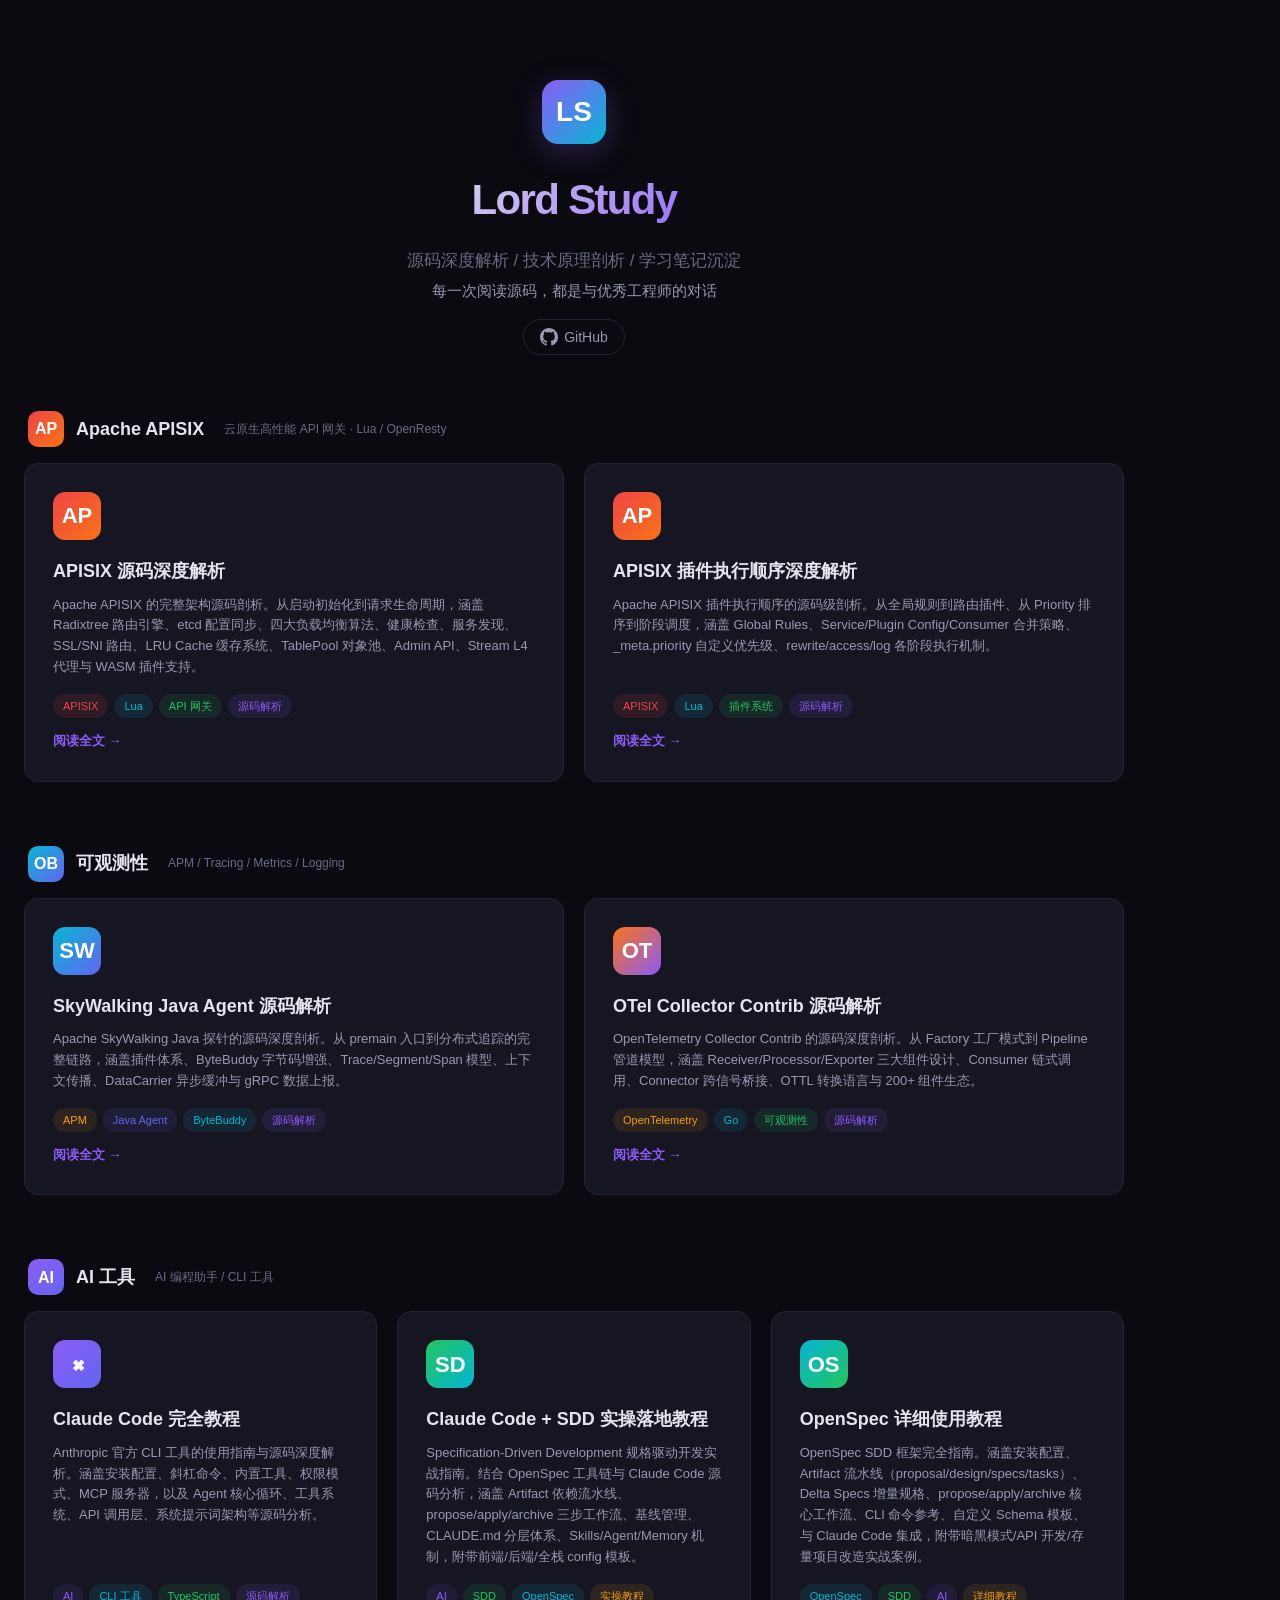
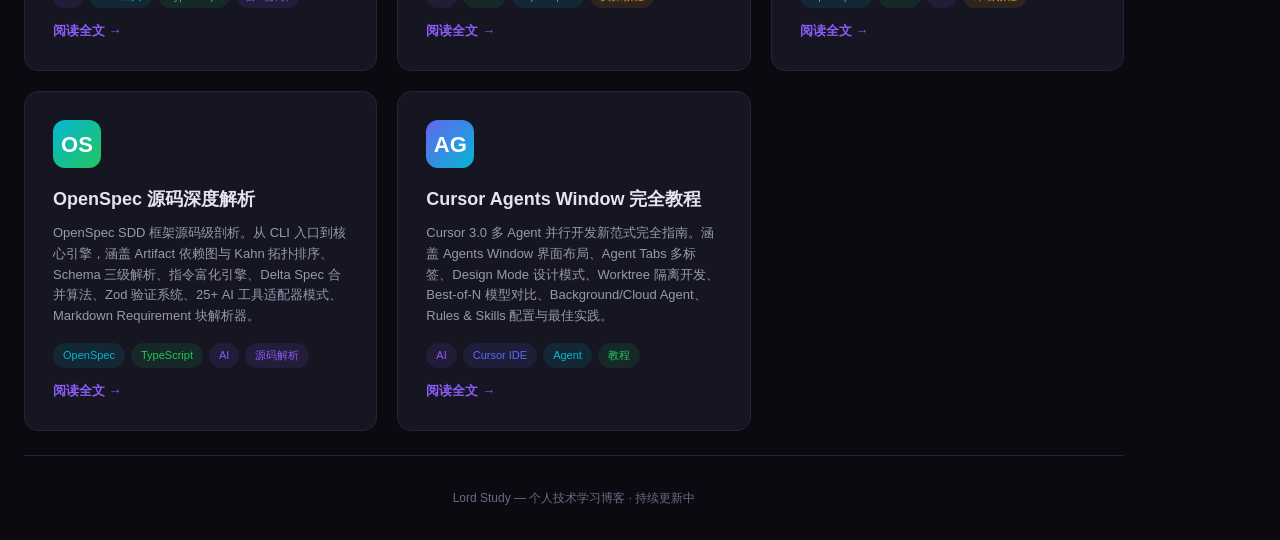
<file: index.html>
<!DOCTYPE html>
<html lang="zh-CN">
<head>
    <meta charset="UTF-8">
    <meta name="viewport" content="width=device-width, initial-scale=1.0">
    <title>Lord Study — 个人技术博客</title>
    <link rel="stylesheet" href="style.css">
    <style>
        /* Homepage specific styles */
        .home-body {
            display: flex;
            flex-direction: column;
            align-items: center;
            min-height: 100vh;
            padding: 0 24px;
        }
        .home-header {
            text-align: center;
            padding: 80px 0 56px;
            max-width: 720px;
        }
        .home-logo {
            width: 64px; height: 64px;
            background: linear-gradient(135deg, var(--accent-purple), var(--accent-cyan));
            border-radius: 16px; display: inline-flex;
            align-items: center; justify-content: center;
            font-size: 28px; font-weight: 800; color: #fff;
            margin-bottom: 20px;
            box-shadow: 0 8px 32px rgba(139,92,246,.25);
        }
        .home-header h1 {
            font-size: 42px; font-weight: 800; letter-spacing: -.04em;
            background: linear-gradient(135deg, var(--text-primary), var(--accent-purple));
            -webkit-background-clip: text; -webkit-text-fill-color: transparent;
            background-clip: text; margin-bottom: 12px;
        }
        .home-header p {
            color: var(--text-muted); font-size: 17px; line-height: 1.6;
        }
        .home-header .subtitle {
            color: var(--text-secondary); font-size: 15px; margin-top: 4px;
        }

        /* Centered content wrapper */
        .home-content {
            width: 100%;
            max-width: 1100px;
        }

        /* Blog cards grid — auto-fit stretches cards to fill */
        .blog-grid {
            display: grid;
            grid-template-columns: repeat(auto-fit, minmax(320px, 1fr));
            gap: 20px;
            width: 100%;
            padding-bottom: 24px;
        }

        .blog-card {
            background: var(--bg-card);
            border: 1px solid var(--border-color);
            border-radius: 14px;
            padding: 28px;
            transition: transform .2s, border-color .2s, box-shadow .2s;
            text-decoration: none;
            display: flex;
            flex-direction: column;
            cursor: pointer;
        }
        .blog-card:hover {
            transform: translateY(-4px);
            border-color: rgba(139,92,246,.4);
            box-shadow: 0 12px 40px rgba(139,92,246,.1);
        }
        .blog-card-icon {
            width: 48px; height: 48px;
            border-radius: 12px;
            display: flex; align-items: center; justify-content: center;
            font-size: 22px; font-weight: 700; color: #fff;
            margin-bottom: 16px;
        }
        .blog-card h3 {
            font-size: 18px; font-weight: 700; color: var(--text-primary);
            margin-bottom: 8px;
        }
        .blog-card .blog-desc {
            font-size: 13px; color: var(--text-secondary); line-height: 1.6;
            flex: 1; margin-bottom: 16px;
        }
        .blog-card-tags {
            display: flex; flex-wrap: wrap; gap: 6px;
        }
        .blog-tag {
            font-size: 11px; padding: 3px 10px;
            border-radius: 20px; font-weight: 500;
            background: rgba(139,92,246,.1); color: var(--accent-purple);
        }
        .blog-tag.cyan { background: rgba(6,182,212,.1); color: var(--accent-cyan); }
        .blog-tag.green { background: rgba(34,197,94,.1); color: var(--accent-green); }
        .blog-tag.orange { background: rgba(245,158,11,.1); color: var(--accent-orange); }
        .blog-tag.blue { background: rgba(99,102,241,.1); color: var(--accent-blue); }
        .blog-tag.red { background: rgba(239,68,68,.1); color: #ef4444; }

        .blog-card-arrow {
            font-size: 13px; color: var(--accent-purple); font-weight: 600;
            margin-top: 12px;
        }
        .blog-card:hover .blog-card-arrow { text-decoration: underline; }

        /* Project group indicator bar */
        .project-bar {
            width: 100%;
            display: flex; align-items: center; gap: 12px;
            margin-bottom: 16px; padding-left: 4px;
        }
        .project-bar:not(:first-of-type) { margin-top: 40px; }
        .project-icon {
            width: 36px; height: 36px; border-radius: 10px;
            display: flex; align-items: center; justify-content: center;
            font-size: 16px; font-weight: 700; color: #fff;
            flex-shrink: 0;
        }
        .project-bar h2 {
            font-size: 18px; font-weight: 700; color: var(--text-primary);
            margin: 0;
        }
        .project-bar .project-desc {
            font-size: 12px; color: var(--text-muted); margin-left: 8px;
        }

        /* Footer */
        .home-footer {
            text-align: center; padding: 32px 0;
            color: var(--text-muted); font-size: 12px;
            border-top: 1px solid var(--border-color);
            max-width: 1100px; width: 100%;
            margin-top: auto;
        }

        @media (max-width: 600px) {
            .home-header { padding: 48px 0 32px; }
            .home-header h1 { font-size: 28px; }
            .blog-grid { grid-template-columns: 1fr; }
            .project-bar .project-desc { display: none; }
        }
    </style>
</head>
<body>
    <div class="home-body">
        <header class="home-header">
            <div class="home-logo">LS</div>
            <h1>Lord Study</h1>
            <p>源码深度解析 / 技术原理剖析 / 学习笔记沉淀</p>
            <p class="subtitle">每一次阅读源码，都是与优秀工程师的对话</p>
            <p style="margin-top:16px;">
                <a href="https://github.com/lordcheng10" target="_blank" rel="noopener noreferrer" style="display:inline-flex; align-items:center; gap:6px; color:var(--text-secondary); text-decoration:none; font-size:14px; padding:6px 16px; border:1px solid var(--border-color); border-radius:20px; transition:all .2s;" onmouseover="this.style.borderColor='rgba(139,92,246,.5)';this.style.color='var(--accent-purple)';" onmouseout="this.style.borderColor='var(--border-color)';this.style.color='var(--text-secondary)';">
                    <svg height="18" width="18" viewBox="0 0 16 16" fill="currentColor"><path d="M8 0C3.58 0 0 3.58 0 8c0 3.54 2.29 6.53 5.47 7.59.4.07.55-.17.55-.38 0-.19-.01-.82-.01-1.49-2.01.37-2.53-.49-2.69-.94-.09-.23-.48-.94-.82-1.13-.28-.15-.68-.52-.01-.53.63-.01 1.08.58 1.23.82.72 1.21 1.87.87 2.33.66.07-.52.28-.87.51-1.07-1.78-.2-3.64-.89-3.64-3.95 0-.87.31-1.59.82-2.15-.08-.2-.36-1.02.08-2.12 0 0 .67-.21 2.2.82.64-.18 1.32-.27 2-.27s1.36.09 2 .27c1.53-1.04 2.2-.82 2.2-.82.44 1.1.16 1.92.08 2.12.51.56.82 1.27.82 2.15 0 3.07-1.87 3.75-3.65 3.95.29.25.54.73.54 1.48 0 1.07-.01 1.93-.01 2.2 0 .21.15.46.55.38A8.01 8.01 0 0016 8c0-4.42-3.58-8-8-8z"/></svg>
                    GitHub
                </a>
            </p>
        </header>

        <div class="home-content">

        <!-- ========== Apache APISIX ========== -->
        <div class="project-bar">
            <div class="project-icon" style="background:linear-gradient(135deg,#ef4444,#f97316);">AP</div>
            <h2>Apache APISIX</h2>
            <span class="project-desc">云原生高性能 API 网关 &middot; Lua / OpenResty</span>
        </div>
        <div class="blog-grid">

            <a class="blog-card" href="apisix-architecture.html">
                <div class="blog-card-icon" style="background:linear-gradient(135deg,#ef4444,#f97316);">AP</div>
                <h3>APISIX 源码深度解析</h3>
                <p class="blog-desc">
                    Apache APISIX 的完整架构源码剖析。从启动初始化到请求生命周期，涵盖 Radixtree 路由引擎、etcd 配置同步、四大负载均衡算法、健康检查、服务发现、SSL/SNI 路由、LRU Cache 缓存系统、TablePool 对象池、Admin API、Stream L4 代理与 WASM 插件支持。
                </p>
                <div class="blog-card-tags">
                    <span class="blog-tag red">APISIX</span>
                    <span class="blog-tag cyan">Lua</span>
                    <span class="blog-tag green">API 网关</span>
                    <span class="blog-tag">源码解析</span>
                </div>
                <div class="blog-card-arrow">阅读全文 &rarr;</div>
            </a>

            <a class="blog-card" href="apisix-plugin-order.html">
                <div class="blog-card-icon" style="background:linear-gradient(135deg,#ef4444,#f97316);">AP</div>
                <h3>APISIX 插件执行顺序深度解析</h3>
                <p class="blog-desc">
                    Apache APISIX 插件执行顺序的源码级剖析。从全局规则到路由插件、从 Priority 排序到阶段调度，涵盖 Global Rules、Service/Plugin Config/Consumer 合并策略、_meta.priority 自定义优先级、rewrite/access/log 各阶段执行机制。
                </p>
                <div class="blog-card-tags">
                    <span class="blog-tag red">APISIX</span>
                    <span class="blog-tag cyan">Lua</span>
                    <span class="blog-tag green">插件系统</span>
                    <span class="blog-tag">源码解析</span>
                </div>
                <div class="blog-card-arrow">阅读全文 &rarr;</div>
            </a>

        </div>

        <!-- ========== 可观测性 ========== -->
        <div class="project-bar">
            <div class="project-icon" style="background:linear-gradient(135deg,#06b6d4,#6366f1);">OB</div>
            <h2>可观测性</h2>
            <span class="project-desc">APM / Tracing / Metrics / Logging</span>
        </div>
        <div class="blog-grid">

            <a class="blog-card" href="skywalking-agent.html">
                <div class="blog-card-icon" style="background:linear-gradient(135deg,#06b6d4,#6366f1);">SW</div>
                <h3>SkyWalking Java Agent 源码解析</h3>
                <p class="blog-desc">
                    Apache SkyWalking Java 探针的源码深度剖析。从 premain 入口到分布式追踪的完整链路，涵盖插件体系、ByteBuddy 字节码增强、Trace/Segment/Span 模型、上下文传播、DataCarrier 异步缓冲与 gRPC 数据上报。
                </p>
                <div class="blog-card-tags">
                    <span class="blog-tag orange">APM</span>
                    <span class="blog-tag blue">Java Agent</span>
                    <span class="blog-tag cyan">ByteBuddy</span>
                    <span class="blog-tag">源码解析</span>
                </div>
                <div class="blog-card-arrow">阅读全文 &rarr;</div>
            </a>

            <a class="blog-card" href="otel-collector-contrib.html">
                <div class="blog-card-icon" style="background:linear-gradient(135deg,#f97316,#8b5cf6);">OT</div>
                <h3>OTel Collector Contrib 源码解析</h3>
                <p class="blog-desc">
                    OpenTelemetry Collector Contrib 的源码深度剖析。从 Factory 工厂模式到 Pipeline 管道模型，涵盖 Receiver/Processor/Exporter 三大组件设计、Consumer 链式调用、Connector 跨信号桥接、OTTL 转换语言与 200+ 组件生态。
                </p>
                <div class="blog-card-tags">
                    <span class="blog-tag orange">OpenTelemetry</span>
                    <span class="blog-tag cyan">Go</span>
                    <span class="blog-tag green">可观测性</span>
                    <span class="blog-tag">源码解析</span>
                </div>
                <div class="blog-card-arrow">阅读全文 &rarr;</div>
            </a>

        </div>

        <!-- ========== AI 工具 ========== -->
        <div class="project-bar">
            <div class="project-icon" style="background:linear-gradient(135deg,#8b5cf6,#6366f1);">AI</div>
            <h2>AI 工具</h2>
            <span class="project-desc">AI 编程助手 / CLI 工具</span>
        </div>
        <div class="blog-grid">

            <a class="blog-card" href="claude-code.html">
                <div class="blog-card-icon" style="background:linear-gradient(135deg,#8b5cf6,#6366f1);">&#8984;</div>
                <h3>Claude Code 完全教程</h3>
                <p class="blog-desc">
                    Anthropic 官方 CLI 工具的使用指南与源码深度解析。涵盖安装配置、斜杠命令、内置工具、权限模式、MCP 服务器，以及 Agent 核心循环、工具系统、API 调用层、系统提示词架构等源码分析。
                </p>
                <div class="blog-card-tags">
                    <span class="blog-tag">AI</span>
                    <span class="blog-tag cyan">CLI 工具</span>
                    <span class="blog-tag green">TypeScript</span>
                    <span class="blog-tag">源码解析</span>
                </div>
                <div class="blog-card-arrow">阅读全文 &rarr;</div>
            </a>

            <a class="blog-card" href="claude-sdd-practical-guide.html">
                <div class="blog-card-icon" style="background:linear-gradient(135deg,#22c55e,#06b6d4);">SD</div>
                <h3>Claude Code + SDD 实操落地教程</h3>
                <p class="blog-desc">
                    Specification-Driven Development 规格驱动开发实战指南。结合 OpenSpec 工具链与 Claude Code 源码分析，涵盖 Artifact 依赖流水线、propose/apply/archive 三步工作流、基线管理、CLAUDE.md 分层体系、Skills/Agent/Memory 机制，附带前端/后端/全栈 config 模板。
                </p>
                <div class="blog-card-tags">
                    <span class="blog-tag">AI</span>
                    <span class="blog-tag green">SDD</span>
                    <span class="blog-tag cyan">OpenSpec</span>
                    <span class="blog-tag orange">实操教程</span>
                </div>
                <div class="blog-card-arrow">阅读全文 &rarr;</div>
            </a>

            <a class="blog-card" href="openspec-tutorial.html">
                <div class="blog-card-icon" style="background:linear-gradient(135deg,#06b6d4,#22c55e);">OS</div>
                <h3>OpenSpec 详细使用教程</h3>
                <p class="blog-desc">
                    OpenSpec SDD 框架完全指南。涵盖安装配置、Artifact 流水线（proposal/design/specs/tasks）、Delta Specs 增量规格、propose/apply/archive 核心工作流、CLI 命令参考、自定义 Schema 模板、与 Claude Code 集成，附带暗黑模式/API 开发/存量项目改造实战案例。
                </p>
                <div class="blog-card-tags">
                    <span class="blog-tag cyan">OpenSpec</span>
                    <span class="blog-tag green">SDD</span>
                    <span class="blog-tag">AI</span>
                    <span class="blog-tag orange">详细教程</span>
                </div>
                <div class="blog-card-arrow">阅读全文 &rarr;</div>
            </a>

            <a class="blog-card" href="openspec-source-analysis.html">
                <div class="blog-card-icon" style="background:linear-gradient(135deg,#06b6d4,#22c55e);">OS</div>
                <h3>OpenSpec 源码深度解析</h3>
                <p class="blog-desc">
                    OpenSpec SDD 框架源码级剖析。从 CLI 入口到核心引擎，涵盖 Artifact 依赖图与 Kahn 拓扑排序、Schema 三级解析、指令富化引擎、Delta Spec 合并算法、Zod 验证系统、25+ AI 工具适配器模式、Markdown Requirement 块解析器。
                </p>
                <div class="blog-card-tags">
                    <span class="blog-tag cyan">OpenSpec</span>
                    <span class="blog-tag green">TypeScript</span>
                    <span class="blog-tag">AI</span>
                    <span class="blog-tag">源码解析</span>
                </div>
                <div class="blog-card-arrow">阅读全文 &rarr;</div>
            </a>

            <a class="blog-card" href="cursor-agents-window.html">
                <div class="blog-card-icon" style="background:linear-gradient(135deg,#6366f1,#06b6d4);">AG</div>
                <h3>Cursor Agents Window 完全教程</h3>
                <p class="blog-desc">
                    Cursor 3.0 多 Agent 并行开发新范式完全指南。涵盖 Agents Window 界面布局、Agent Tabs 多标签、Design Mode 设计模式、Worktree 隔离开发、Best-of-N 模型对比、Background/Cloud Agent、Rules &amp; Skills 配置与最佳实践。
                </p>
                <div class="blog-card-tags">
                    <span class="blog-tag">AI</span>
                    <span class="blog-tag blue">Cursor IDE</span>
                    <span class="blog-tag cyan">Agent</span>
                    <span class="blog-tag green">教程</span>
                </div>
                <div class="blog-card-arrow">阅读全文 &rarr;</div>
            </a>

        </div>

        </div><!-- /.home-content -->

        <footer class="home-footer">
            Lord Study &mdash; 个人技术学习博客 &middot; 持续更新中
        </footer>
    </div>
</body>
</html>
</file>
<file: style.css>
:root {
  --bg-primary: #0a0a10;
  --bg-secondary: #12121c;
  --bg-card: #161622;
  --border-color: #242438;
  --text-primary: #e4e4ef;
  --text-secondary: #9898b0;
  --text-muted: #6a6a85;
  --accent-purple: #8b5cf6;
  --accent-blue: #6366f1;
  --accent-cyan: #06b6d4;
  --accent-green: #22c55e;
  --accent-orange: #f59e0b;
  --accent-red: #ef4444;
  --accent-pink: #ec4899;
  --sidebar-width: 280px;
}

* { margin:0; padding:0; box-sizing:border-box; }
html { scroll-behavior:smooth; scroll-padding-top:24px; }

body {
  font-family: -apple-system, BlinkMacSystemFont, 'Segoe UI', 'SF Pro Display', Roboto, Helvetica, Arial, sans-serif;
  background: var(--bg-primary);
  color: var(--text-primary);
  line-height: 1.7;
  display: flex;
  min-height: 100vh;
}

/* Sidebar */
.sidebar {
  position:fixed; left:0; top:0; bottom:0;
  width:var(--sidebar-width);
  background:var(--bg-secondary);
  border-right:1px solid var(--border-color);
  overflow-y:auto; z-index:100;
  transition:transform .3s;
}
.sidebar-header {
  padding:24px 20px 16px;
  border-bottom:1px solid var(--border-color);
}
.logo {
  width:36px; height:36px;
  background:linear-gradient(135deg,var(--accent-purple),var(--accent-blue));
  border-radius:8px; display:flex; align-items:center; justify-content:center;
  font-size:18px; font-weight:700; margin-bottom:10px; color:#fff;
}
.sidebar-header h2 { font-size:15px; font-weight:600; }
.sidebar-header .version { font-size:11px; color:var(--text-muted); margin-top:2px; }

.nav-list { list-style:none; padding:8px 0; }
.nav-group-title {
  padding:16px 20px 6px;
  font-size:11px; font-weight:700;
  color:var(--accent-purple);
  text-transform:uppercase;
  letter-spacing:.08em;
}
.nav-link {
  display:block; padding:6px 20px;
  color:var(--text-secondary); text-decoration:none;
  font-size:13px; transition:all .15s;
  border-left:3px solid transparent;
}
.nav-link:hover { color:var(--text-primary); background:rgba(139,92,246,.05); }
.nav-link.active {
  color:var(--accent-purple);
  border-left-color:var(--accent-purple);
  background:rgba(139,92,246,.08);
  font-weight:500;
}

.sidebar-toggle {
  display:none; position:fixed; top:14px; left:14px; z-index:200;
  background:var(--bg-card); border:1px solid var(--border-color);
  color:var(--text-primary); width:38px; height:38px; border-radius:8px;
  font-size:18px; cursor:pointer;
}

/* Content */
.content {
  margin-left:var(--sidebar-width); flex:1;
  padding:32px 40px; max-width:1080px;
}

/* Part Header */
.part-header {
  text-align:center; padding:48px 0 32px;
  border-bottom:1px solid var(--border-color);
  margin-bottom:48px;
}
.part-label {
  font-size:12px; font-weight:700; color:var(--accent-purple);
  text-transform:uppercase; letter-spacing:.1em;
}
.part-title {
  font-size:36px; font-weight:800; letter-spacing:-.03em;
  background:linear-gradient(135deg,var(--text-primary),var(--accent-purple));
  -webkit-background-clip:text; -webkit-text-fill-color:transparent;
  background-clip:text; margin:8px 0;
}
.part-desc { color:var(--text-muted); font-size:16px; }

/* Sections */
.section { margin-bottom:64px; }
.section-header {
  display:flex; align-items:baseline; gap:14px;
  margin-bottom:28px; padding-bottom:14px;
  border-bottom:1px solid var(--border-color);
}
.section-number {
  font-size:13px; font-weight:700; color:var(--accent-purple);
  opacity:.7; font-family:'SF Mono','Fira Code',monospace;
}
.section-header h1 {
  font-size:26px; font-weight:700; letter-spacing:-.03em;
  background:linear-gradient(135deg,var(--text-primary),var(--accent-purple));
  -webkit-background-clip:text; -webkit-text-fill-color:transparent;
  background-clip:text;
}

/* Cards */
.card {
  background:var(--bg-card); border:1px solid var(--border-color);
  border-radius:12px; padding:24px; margin-bottom:16px;
  transition:border-color .2s;
}
.card:hover { border-color:rgba(139,92,246,.25); }
.card h3 { font-size:17px; font-weight:600; margin-bottom:14px; }
.card p { color:var(--text-secondary); margin-bottom:10px; }
.card p:last-child { margin-bottom:0; }
.highlight-card {
  border-color:rgba(139,92,246,.4);
  background:linear-gradient(135deg,rgba(139,92,246,.08),rgba(99,102,241,.04));
}

/* Code */
code {
  font-family:'SF Mono','Fira Code','Consolas',monospace;
  font-size:.86em; background:rgba(139,92,246,.12);
  padding:2px 5px; border-radius:4px; color:var(--accent-purple);
}
pre { margin:10px 0; border-radius:8px; overflow-x:auto; }
pre code {
  background:#0d1117; display:block; padding:14px 18px;
  border-radius:8px; font-size:12.5px; line-height:1.55;
  color:#e6edf3; border:1px solid var(--border-color);
}

/* Grids */
.info-grid { display:grid; grid-template-columns:repeat(2,1fr); gap:10px; margin-top:14px; }
.info-item {
  display:flex; flex-direction:column;
  background:var(--bg-secondary); padding:12px 16px;
  border-radius:8px; border:1px solid var(--border-color);
}
.info-label { font-size:11px; color:var(--text-muted); text-transform:uppercase; letter-spacing:.05em; margin-bottom:3px; }
.info-value { font-size:14px; font-weight:600; color:var(--accent-purple); font-family:'SF Mono',monospace; }

.feature-grid { display:grid; grid-template-columns:repeat(3,1fr); gap:14px; }
.feature-item {
  background:var(--bg-secondary); border:1px solid var(--border-color);
  border-radius:10px; padding:18px; transition:transform .2s,border-color .2s;
}
.feature-item:hover { transform:translateY(-2px); border-color:rgba(139,92,246,.4); }
.feature-icon { font-size:26px; margin-bottom:8px; }
.feature-item h4 { font-size:14px; font-weight:600; margin-bottom:5px; }
.feature-item p { font-size:12px; color:var(--text-muted); margin:0; }

.example-grid { display:grid; grid-template-columns:repeat(3,1fr); gap:12px; }
.example-item {
  background:var(--bg-secondary); border:1px solid var(--border-color);
  border-radius:8px; padding:14px;
}
.example-item h4 { font-size:13px; font-weight:600; color:var(--accent-cyan); margin-bottom:8px; }
.example-item pre code { font-size:11.5px; padding:10px; }

/* Tool detail */
.tool-detail-grid { display:grid; grid-template-columns:repeat(2,1fr); gap:14px; }
.tool-detail {
  background:var(--bg-secondary); border:1px solid var(--border-color);
  border-radius:10px; padding:18px;
}
.tool-detail h4 { font-size:15px; font-weight:600; margin-bottom:6px; }
.tool-detail p { font-size:13px; color:var(--text-muted); }
.tool-detail ul { list-style:none; padding:0; }
.tool-detail ul li { font-size:13px; color:var(--text-secondary); padding:2px 0 2px 14px; position:relative; }
.tool-detail ul li::before { content:'•'; position:absolute; left:0; color:var(--accent-purple); }
.tool-tip {
  margin-top:8px; padding:8px 12px; background:rgba(6,182,212,.08);
  border-radius:6px; font-size:12px; color:var(--accent-cyan);
}

/* Effort */
.effort-grid { display:flex; gap:12px; margin:16px 0; }
.effort-item {
  flex:1; text-align:center; padding:16px; border-radius:10px;
  border:1px solid var(--border-color);
}
.effort-item h4 { font-size:16px; font-weight:700; margin-bottom:4px; }
.effort-item p { font-size:12px; color:var(--text-muted); margin:0; }
.effort-low { border-color:var(--accent-green); }
.effort-low h4 { color:var(--accent-green); }
.effort-medium { border-color:var(--accent-cyan); }
.effort-medium h4 { color:var(--accent-cyan); }
.effort-high { border-color:var(--accent-orange); }
.effort-high h4 { color:var(--accent-orange); }
.effort-max { border-color:var(--accent-red); }
.effort-max h4 { color:var(--accent-red); }

/* Permission cards */
.perm-cards { display:grid; grid-template-columns:repeat(2,1fr); gap:12px; }
.perm-card {
  background:var(--bg-secondary); border:1px solid var(--border-color);
  border-radius:10px; padding:18px;
}
.perm-card h4 { font-size:14px; font-weight:600; margin:8px 0 4px; }
.perm-card p { font-size:13px; color:var(--text-muted); margin:0; }
.perm-badge {
  display:inline-block; padding:2px 10px; border-radius:20px;
  font-size:11px; font-weight:600; font-family:'SF Mono',monospace;
}
.perm-badge.default { background:rgba(99,102,241,.15); color:var(--accent-blue); }
.perm-badge.accept { background:rgba(34,197,94,.15); color:var(--accent-green); }
.perm-badge.plan { background:rgba(6,182,212,.15); color:var(--accent-cyan); }
.perm-badge.bypass { background:rgba(239,68,68,.15); color:var(--accent-red); }
.perm-badge.dontask { background:rgba(245,158,11,.15); color:var(--accent-orange); }

/* Transport grid */
.transport-grid { display:grid; grid-template-columns:repeat(3,1fr); gap:12px; }
.transport-item {
  background:var(--bg-secondary); border:1px solid var(--border-color);
  border-radius:8px; padding:16px;
}
.transport-item h4 { font-size:14px; font-weight:600; color:var(--accent-cyan); margin-bottom:6px; }
.transport-item p { font-size:13px; color:var(--text-muted); margin-bottom:8px; }

/* Tips */
.tips-grid { display:grid; grid-template-columns:repeat(2,1fr); gap:14px; }
.tip-item {
  background:var(--bg-secondary); border:1px solid var(--border-color);
  border-radius:10px; padding:18px;
}
.tip-item h4 { font-size:14px; font-weight:600; color:var(--accent-purple); margin-bottom:6px; }
.tip-item p { font-size:13px; color:var(--text-muted); margin:0; }

/* Table */
.dep-table { width:100%; border-collapse:collapse; margin:10px 0; }
.dep-table th, .dep-table td {
  padding:9px 12px; text-align:left;
  border-bottom:1px solid var(--border-color); font-size:13px;
}
.dep-table th {
  font-weight:600; color:var(--text-muted); font-size:11px;
  text-transform:uppercase; letter-spacing:.05em;
}
.dep-table td { color:var(--text-secondary); }
.dep-table tr:hover td { background:rgba(139,92,246,.04); }
.cmd-category td { font-weight:700; color:var(--accent-purple); font-size:12px; padding-top:16px; }

/* Terminal */
.terminal-preview { border-radius:10px; overflow:hidden; border:1px solid var(--border-color); }
.terminal-bar { background:#2d2d3a; padding:8px 14px; display:flex; align-items:center; gap:7px; }
.dot { width:11px; height:11px; border-radius:50%; }
.dot.red { background:#ff5f57; } .dot.yellow { background:#ffbd2e; } .dot.green { background:#28c840; }
.terminal-title { flex:1; text-align:center; font-size:11px; color:var(--text-muted); }
.terminal-body {
  background:#0a0a12; padding:14px 18px;
  font-family:'SF Mono','Fira Code',monospace; font-size:12.5px; line-height:1.55;
}
.t-line { min-height:1.55em; }
.t-system { color:var(--text-muted); }
.t-user { color:var(--accent-cyan); }
.t-assistant { color:var(--text-primary); }
.t-tool { color:var(--accent-orange); }
.t-output { color:var(--text-secondary); padding-left:18px; }
.t-cursor { color:var(--accent-cyan); }
.t-prompt { color:var(--accent-purple); font-weight:700; }
.t-tip { color:var(--text-muted); font-size:11px; }
.cursor { animation:blink 1s infinite; }
@keyframes blink { 0%,100%{opacity:1}50%{opacity:0} }

/* Architecture */
.architecture-diagram { display:flex; flex-direction:column; align-items:center; gap:6px; padding:16px 0; }
.arch-layer {
  width:100%; background:rgba(139,92,246,.05);
  border:1px solid var(--layer-color,var(--border-color));
  border-radius:10px; padding:14px 18px;
}
.arch-layer-label {
  font-size:11px; font-weight:600; color:var(--layer-color,var(--accent-purple));
  text-transform:uppercase; letter-spacing:.08em; margin-bottom:8px;
}
.arch-boxes { display:flex; gap:10px; flex-wrap:wrap; }
.arch-box {
  flex:1; min-width:120px; background:var(--bg-secondary);
  border:1px solid var(--border-color); border-radius:6px;
  padding:8px 12px; font-size:12px; text-align:center; color:var(--text-secondary);
}
.arch-box.primary { border-color:var(--accent-purple); color:var(--accent-purple); font-weight:600; }
.arch-arrow { font-size:16px; color:var(--text-muted); }

/* Principles */
.principles { display:flex; flex-direction:column; gap:12px; }
.principle {
  padding:14px 18px; background:var(--bg-secondary);
  border-radius:8px; border-left:3px solid var(--accent-purple);
}
.principle h4 { font-size:14px; font-weight:600; margin-bottom:4px; }
.principle p { margin:0; font-size:13px; }

/* Flow */
.flow-chart { display:flex; flex-direction:column; gap:20px; }
.flow-step { display:flex; gap:16px; }
.flow-number {
  flex-shrink:0; width:32px; height:32px;
  background:linear-gradient(135deg,var(--accent-purple),var(--accent-blue));
  border-radius:50%; display:flex; align-items:center; justify-content:center;
  font-weight:700; font-size:13px; color:#fff; margin-top:4px;
}
.flow-content { flex:1; }
.flow-content h4 { font-size:15px; font-weight:600; margin-bottom:4px; }

/* Loop */
.loop-diagram { display:flex; flex-wrap:wrap; align-items:center; gap:6px; padding:16px 0; }
.loop-step {
  background:var(--bg-secondary); border:1px solid var(--border-color);
  border-radius:10px; padding:12px; text-align:center; flex:1; min-width:90px;
}
.loop-step.active-step { border-color:var(--accent-green); }
.loop-step.complete-step { border-color:var(--accent-cyan); }
.loop-icon { font-size:20px; margin-bottom:4px; }
.loop-step h4 { font-size:12px; font-weight:600; }
.loop-arrow { color:var(--text-muted); font-size:16px; }

/* API Features */
.api-features { display:grid; grid-template-columns:repeat(3,1fr); gap:12px; }
.api-feature {
  background:var(--bg-secondary); border:1px solid var(--border-color);
  border-radius:8px; padding:14px;
}
.api-feature h4 { font-size:13px; font-weight:600; color:var(--accent-cyan); margin-bottom:4px; }
.api-feature p { font-size:12px; color:var(--text-muted); margin:0; }

/* Flag grid */
.flag-grid { display:grid; grid-template-columns:repeat(2,1fr); gap:8px; margin-top:10px; }
.flag-item {
  display:flex; align-items:center; gap:10px;
  background:var(--bg-secondary); padding:8px 12px;
  border-radius:6px; border:1px solid var(--border-color);
}
.flag-item code { font-size:11px; white-space:nowrap; }
.flag-item span { font-size:12px; color:var(--text-muted); }

/* Coordinator */
.coordinator-diagram { display:flex; flex-direction:column; align-items:center; gap:14px; padding:16px; }
.coord-node {
  background:var(--bg-secondary); border:1px solid var(--border-color);
  border-radius:10px; padding:14px 20px; text-align:center;
}
.coord-node.main { border-color:var(--accent-purple); min-width:260px; }
.coord-node.worker { border-color:var(--accent-cyan); }
.coord-node h4 { font-size:13px; font-weight:600; margin-bottom:3px; }
.coord-node p { font-size:11px; color:var(--text-muted); margin:0; }
.coord-arrows { display:flex; gap:60px; color:var(--text-muted); font-size:18px; }
.coord-workers { display:flex; gap:12px; }

/* Backend list */
.backend-list { display:flex; flex-direction:column; gap:8px; }
.backend-item {
  background:var(--bg-secondary); padding:10px 14px;
  border-radius:6px; border:1px solid var(--border-color);
  font-size:13px; color:var(--text-secondary);
}
.backend-item strong { color:var(--accent-cyan); }

/* State */
.state-layers { display:flex; flex-direction:column; gap:16px; }
.state-layer {
  background:var(--bg-secondary); border:1px solid var(--border-color);
  border-radius:10px; padding:18px;
}
.state-layer h4 { font-size:14px; font-weight:600; margin-bottom:6px; }
.state-warning { font-size:12px; color:var(--accent-orange); font-style:italic; margin-bottom:10px; }

/* Insights */
.insight-grid { display:grid; grid-template-columns:repeat(2,1fr); gap:14px; }
.insight {
  background:var(--bg-secondary); border:1px solid var(--border-color);
  border-radius:10px; padding:18px;
}
.insight h4 { font-size:14px; font-weight:600; color:var(--accent-purple); margin-bottom:6px; }
.insight p { font-size:12px; color:var(--text-muted); margin:0; }

/* Learning path */
.learning-path { display:flex; flex-direction:column; gap:12px; }
.path-step { display:flex; gap:14px; align-items:flex-start; }
.path-number {
  flex-shrink:0; width:28px; height:28px;
  background:var(--bg-secondary); border:2px solid var(--accent-purple);
  border-radius:50%; display:flex; align-items:center; justify-content:center;
  font-weight:700; font-size:13px; color:var(--accent-purple);
}
.path-content h4 { font-size:14px; font-weight:600; margin-bottom:2px; }
.path-content p { font-size:13px; color:var(--text-muted); margin:0; }

/* Note */
.note {
  background:rgba(245,158,11,.08); border:1px solid rgba(245,158,11,.3);
  border-radius:8px; padding:12px 16px; margin-top:10px;
  font-size:12px; color:var(--text-secondary);
}
.note strong { color:var(--accent-orange); }

/* Tree */
.tree-view { display:grid; grid-template-columns:repeat(2,1fr); gap:14px; }
.tree-section h4 { font-size:13px; font-weight:600; color:var(--accent-cyan); margin-bottom:6px; }
.tree-section pre code { font-size:11.5px; padding:10px 14px; }

/* Scroll top */
.scroll-top {
  position:fixed; bottom:20px; right:20px;
  width:40px; height:40px; background:var(--accent-purple);
  color:#fff; border:none; border-radius:50%;
  font-size:18px; cursor:pointer;
  opacity:0; transform:translateY(16px);
  transition:all .3s; z-index:50;
}
.scroll-top.visible { opacity:1; transform:translateY(0); }
.scroll-top:hover { background:var(--accent-blue); }

/* Kbd */
kbd {
  display:inline-block; padding:2px 6px;
  background:var(--bg-secondary); border:1px solid var(--border-color);
  border-radius:4px; font-size:12px; font-family:'SF Mono',monospace;
}

/* Links */
a { color:var(--accent-purple); text-decoration:none; }
a:hover { text-decoration:underline; }

/* Lists */
.card ul:not(.nav-list) { padding-left:18px; margin:6px 0; }
.card ul li { color:var(--text-secondary); font-size:13px; margin-bottom:3px; }
.card ul li strong { color:var(--text-primary); }

/* ===== Part 3: Deep Dive Styles ===== */

/* Prompt Architecture */
.prompt-split {
  display:flex; flex-direction:column; gap:0;
}
.prompt-section {
  padding:16px; border-radius:8px;
}
.prompt-section h4 { font-size:14px; font-weight:600; margin-bottom:8px; }
.prompt-section ul { padding-left:18px; margin:0; }
.prompt-section ul li { font-size:12.5px; color:var(--text-secondary); margin-bottom:3px; }
.prompt-section code { font-size:11.5px; }
.static-section { background:rgba(99,102,241,.08); border:1px solid rgba(99,102,241,.2); border-radius:8px 8px 0 0; }
.dynamic-section { background:rgba(34,197,94,.08); border:1px solid rgba(34,197,94,.2); border-radius:0 0 8px 8px; }
.prompt-boundary {
  display:flex; align-items:center; gap:10px; padding:8px 0;
}
.boundary-line { flex:1; height:2px; background:repeating-linear-gradient(90deg,var(--accent-orange) 0,var(--accent-orange) 6px,transparent 6px,transparent 12px); }
.boundary-label { font-size:11px; font-weight:600; color:var(--accent-orange); white-space:nowrap; }

.prompt-module-grid {
  display:grid; grid-template-columns:repeat(3,1fr); gap:12px;
}
.prompt-module {
  background:var(--bg-secondary); border:1px solid var(--border-color); border-radius:8px; padding:14px;
}
.prompt-module h4 { font-size:13px; font-weight:600; color:var(--accent-cyan); margin-bottom:4px; }
.prompt-module .module-file { font-size:11px; color:var(--text-muted); font-family:'SF Mono',monospace; margin-bottom:8px; }
.prompt-module ul { padding-left:14px; margin:0; }
.prompt-module ul li { font-size:11.5px; color:var(--text-secondary); margin-bottom:2px; }

/* Dispatch Chain */
.dispatch-chain {
  display:grid; grid-template-columns:1fr 1fr; gap:6px;
}
.chain-step {
  display:flex; align-items:center; gap:8px;
  background:var(--bg-secondary); border:1px solid var(--border-color); border-radius:6px;
  padding:8px 12px; font-size:12.5px; color:var(--text-secondary);
}
.chain-num {
  flex-shrink:0; width:22px; height:22px;
  background:var(--accent-purple); color:#fff; border-radius:50%;
  display:flex; align-items:center; justify-content:center;
  font-size:11px; font-weight:700;
}

/* Path Comparison */
.path-comparison {
  display:grid; grid-template-columns:1fr 1fr; gap:14px;
}
.path-card {
  padding:16px; border-radius:8px;
}
.path-card h4 { font-size:14px; font-weight:600; margin-bottom:10px; }
.path-card ul { padding-left:16px; margin:0; }
.path-card ul li { font-size:12.5px; color:var(--text-secondary); margin-bottom:4px; }
.path-card ul li strong { color:var(--text-primary); }
.fork-path { background:rgba(99,102,241,.08); border:1px solid rgba(99,102,241,.2); }
.normal-path { background:rgba(139,92,246,.08); border:1px solid rgba(139,92,246,.2); }
.path-best { margin-top:10px; padding:8px 10px; background:rgba(34,197,94,.1); border-radius:6px; font-size:12px; color:var(--accent-green); font-weight:500; }

/* Layer Stack */
.layer-stack { display:flex; flex-direction:column; gap:0; }
.layer-item {
  padding:16px; border:1px solid var(--border-color);
}
.layer-item h4 { font-size:14px; font-weight:600; margin-bottom:4px; }
.layer-item p { font-size:12.5px; color:var(--text-secondary); margin:0; }
.layer-top { background:rgba(99,102,241,.1); border-radius:8px 8px 0 0; }
.layer-top h4 { color:var(--accent-blue); }
.layer-mid { background:rgba(139,92,246,.08); }
.layer-mid h4 { color:var(--accent-purple); }
.layer-bot { background:rgba(6,182,212,.08); border-radius:0 0 8px 8px; }
.layer-bot h4 { color:var(--accent-cyan); }

/* Lifecycle */
.lifecycle-comparison {
  display:grid; grid-template-columns:1fr 1fr; gap:14px;
}
.lifecycle-card {
  background:var(--bg-secondary); border:1px solid var(--border-color); border-radius:8px; padding:16px;
}
.lifecycle-card h4 { font-size:14px; font-weight:600; color:var(--accent-purple); margin-bottom:8px; }
.lifecycle-card ul { padding-left:16px; margin:0; }
.lifecycle-card ul li { font-size:12.5px; color:var(--text-secondary); margin-bottom:3px; }

/* Evidence Grid */
.evidence-grid {
  display:grid; grid-template-columns:repeat(2,1fr); gap:6px;
}
.evidence-item {
  background:var(--bg-secondary); border:1px solid var(--border-color); border-radius:6px;
  padding:8px 12px; font-size:12px; color:var(--text-secondary);
}
.evidence-item code { color:var(--accent-cyan); font-size:11px; }

/* Agent Roster */
.agent-roster {
  display:grid; grid-template-columns:repeat(3,1fr); gap:12px;
}
.agent-card {
  padding:16px; border-radius:8px; text-align:center;
  border:1px solid var(--border-color);
}
.agent-icon { font-size:28px; margin-bottom:8px; }
.agent-card h4 { font-size:14px; font-weight:600; margin-bottom:6px; }
.agent-card p { font-size:12px; color:var(--text-secondary); margin:0 0 8px; }
.agent-tag { display:inline-block; padding:2px 8px; border-radius:10px; font-size:11px; font-weight:500; }
.agent-general { background:rgba(99,102,241,.08); }
.agent-general h4 { color:var(--accent-blue); }
.agent-general .agent-tag { background:rgba(99,102,241,.2); color:var(--accent-blue); }
.agent-explore { background:rgba(6,182,212,.08); }
.agent-explore h4 { color:var(--accent-cyan); }
.agent-explore .agent-tag { background:rgba(6,182,212,.2); color:var(--accent-cyan); }
.agent-plan { background:rgba(139,92,246,.08); }
.agent-plan h4 { color:var(--accent-purple); }
.agent-plan .agent-tag { background:rgba(139,92,246,.2); color:var(--accent-purple); }
.agent-verify { background:rgba(34,197,94,.08); }
.agent-verify h4 { color:var(--accent-green); }
.agent-verify .agent-tag { background:rgba(34,197,94,.2); color:var(--accent-green); }
.agent-guide { background:rgba(245,158,11,.08); }
.agent-guide h4 { color:var(--accent-orange); }
.agent-guide .agent-tag { background:rgba(245,158,11,.2); color:var(--accent-orange); }
.agent-status { background:rgba(236,72,153,.08); }
.agent-status h4 { color:var(--accent-pink); }
.agent-status .agent-tag { background:rgba(236,72,153,.2); color:var(--accent-pink); }

/* Constraint Grid */
.constraint-grid {
  display:grid; grid-template-columns:1fr 1fr; gap:14px;
}
.constraint-group { padding:14px; border-radius:8px; }
.constraint-group h4 { font-size:13px; font-weight:600; margin-bottom:8px; }
.constraint-group ul { padding-left:16px; margin:0; }
.constraint-group ul li { font-size:12.5px; margin-bottom:3px; }
.forbidden { background:rgba(239,68,68,.08); border:1px solid rgba(239,68,68,.2); }
.forbidden h4 { color:var(--accent-red); }
.forbidden ul li { color:rgba(239,68,68,.8); }
.allowed { background:rgba(34,197,94,.08); border:1px solid rgba(34,197,94,.2); }
.allowed h4 { color:var(--accent-green); }
.allowed ul li { color:var(--text-secondary); }

/* Failure Modes */
.failure-modes { display:grid; grid-template-columns:1fr 1fr; gap:12px; margin-top:10px; }
.failure-mode {
  background:rgba(239,68,68,.06); border:1px solid rgba(239,68,68,.2); border-radius:8px; padding:14px;
}
.failure-mode h4 { font-size:13px; color:var(--accent-red); margin-bottom:4px; }
.failure-mode p { font-size:12.5px; color:var(--text-secondary); margin:0; }

/* Verify Checklist */
.verify-checklist {
  display:grid; grid-template-columns:repeat(2,1fr); gap:6px; margin-top:8px;
}
.verify-item {
  display:flex; align-items:center; gap:8px;
  background:var(--bg-secondary); border:1px solid var(--border-color); border-radius:6px;
  padding:8px 12px; font-size:12.5px; color:var(--text-secondary);
}
.verify-icon { font-size:16px; }
.verdict-output {
  margin-top:12px; padding:10px 16px; background:rgba(34,197,94,.08); border:1px solid rgba(34,197,94,.3);
  border-radius:8px; font-size:13px; color:var(--accent-green); font-weight:500; text-align:center;
}

/* Ecosystem */
.eco-detail { display:grid; grid-template-columns:1fr 1fr; gap:14px; margin-top:10px; }
.eco-detail h4 { font-size:13px; font-weight:600; color:var(--accent-purple); margin-bottom:6px; }
.eco-detail ul { padding-left:16px; margin:0; }
.eco-detail ul li { font-size:12.5px; color:var(--text-secondary); margin-bottom:3px; }

.plugin-capabilities {
  display:flex; flex-wrap:wrap; gap:6px; margin:10px 0;
}
.plugin-cap {
  display:inline-block; padding:4px 10px; background:var(--bg-secondary); border:1px solid var(--border-color);
  border-radius:14px; font-size:11.5px; color:var(--text-secondary);
}

/* Hook Phases */
.hook-phases { display:grid; grid-template-columns:repeat(3,1fr); gap:12px; margin-top:10px; }
.hook-phase {
  text-align:center; padding:14px; background:var(--bg-secondary); border:1px solid var(--border-color); border-radius:8px;
}
.hook-phase h4 { font-size:13px; font-weight:600; color:var(--accent-purple); }
.hook-phase p { font-size:12px; color:var(--text-secondary); margin:4px 0 0; }

/* MCP Dual */
.mcp-dual { display:grid; grid-template-columns:1fr 1fr; gap:14px; margin-top:10px; }
.mcp-channel {
  padding:14px; background:var(--bg-secondary); border:1px solid var(--border-color); border-radius:8px;
}
.mcp-channel h4 { font-size:13px; font-weight:600; color:var(--accent-cyan); margin-bottom:4px; }
.mcp-channel p { font-size:12.5px; color:var(--text-secondary); margin:0; }

/* Pipeline */
.pipeline { display:flex; flex-direction:column; gap:0; align-items:center; }
.pipe-stage { width:100%; padding:14px; border-radius:8px; margin-bottom:4px; }
.pipe-stage h4 { font-size:13px; font-weight:600; margin-bottom:8px; }
.pipe-step {
  display:flex; align-items:center; gap:8px;
  padding:4px 0; font-size:12.5px; color:var(--text-secondary);
}
.pipe-num {
  flex-shrink:0; width:20px; height:20px; border-radius:50%;
  display:flex; align-items:center; justify-content:center;
  font-size:10px; font-weight:700; color:#fff;
}
.pipe-arrow { font-size:16px; color:var(--text-muted); margin:2px 0; }
.pipe-validate { background:rgba(99,102,241,.06); border:1px solid rgba(99,102,241,.15); }
.pipe-validate h4 { color:var(--accent-blue); }
.pipe-validate .pipe-num { background:var(--accent-blue); }
.pipe-hook { background:rgba(245,158,11,.06); border:1px solid rgba(245,158,11,.15); }
.pipe-hook h4 { color:var(--accent-orange); }
.pipe-hook .pipe-num { background:var(--accent-orange); }
.pipe-perm { background:rgba(239,68,68,.06); border:1px solid rgba(239,68,68,.15); }
.pipe-perm h4 { color:var(--accent-red); }
.pipe-perm .pipe-num { background:var(--accent-red); }
.pipe-exec { background:rgba(34,197,94,.06); border:1px solid rgba(34,197,94,.15); }
.pipe-exec h4 { color:var(--accent-green); }
.pipe-exec .pipe-num { background:var(--accent-green); }
.pipe-post { background:rgba(139,92,246,.06); border:1px solid rgba(139,92,246,.15); }
.pipe-post h4 { color:var(--accent-purple); }
.pipe-post .pipe-num { background:var(--accent-purple); }

/* Moat Grid */
.moat-grid {
  display:grid; grid-template-columns:repeat(3,1fr); gap:10px;
}
.moat-item {
  background:var(--bg-secondary); border:1px solid var(--border-color); border-radius:8px; padding:14px; text-align:center;
}
.moat-icon { font-size:24px; margin-bottom:6px; }
.moat-item h4 { font-size:12px; font-weight:600; color:var(--accent-purple); margin-bottom:4px; }
.moat-item p { font-size:11.5px; color:var(--text-secondary); margin:0; }

/* Advantage List */
.advantage-list { display:flex; flex-direction:column; gap:12px; }
.advantage {
  padding:16px; background:var(--bg-secondary); border:1px solid var(--border-color); border-radius:8px;
  border-left:3px solid var(--accent-purple);
}
.advantage h4 { font-size:14px; font-weight:600; color:var(--accent-purple); margin-bottom:6px; }
.advantage p { font-size:13px; color:var(--text-secondary); margin:0; line-height:1.6; }

/* Final Quote */
.final-quote {
  border-left:4px solid var(--accent-purple); padding:16px 20px; margin:0;
  background:rgba(139,92,246,.06); border-radius:0 8px 8px 0;
  font-size:14px; line-height:1.8; color:var(--text-primary);
}
.final-quote strong { color:var(--accent-purple); }

/* Table */
.table-wrapper { overflow-x:auto; margin:0 -4px; }
.styled-table { width:100%; border-collapse:collapse; font-size:14px; }
.styled-table thead { background:var(--card-bg); }
.styled-table th { padding:12px 16px; text-align:left; font-weight:600; color:var(--accent); border-bottom:2px solid var(--border-color); white-space:nowrap; }
.styled-table td { padding:10px 16px; border-bottom:1px solid var(--border-color); vertical-align:top; }
.styled-table tbody tr:hover { background:rgba(99,102,241,0.06); }
.styled-table td code { font-size:12px; padding:2px 6px; background:rgba(99,102,241,0.1); border-radius:4px; color:var(--accent); }

/* Responsive */
@media (max-width:1024px) {
  .feature-grid,.tool-detail-grid,.insight-grid,.api-features,.tips-grid,.example-grid,.transport-grid { grid-template-columns:1fr; }
  .tree-view,.perm-cards { grid-template-columns:1fr; }
  .prompt-module-grid,.agent-roster,.moat-grid { grid-template-columns:repeat(2,1fr); }
  .dispatch-chain,.path-comparison,.constraint-grid,.failure-modes,.verify-checklist,.evidence-grid,.lifecycle-comparison,.eco-detail,.mcp-dual,.hook-phases { grid-template-columns:1fr; }
}
@media (max-width:768px) {
  .sidebar { transform:translateX(-100%); }
  .sidebar.open { transform:translateX(0); }
  .sidebar-toggle { display:flex; align-items:center; justify-content:center; }
  .content { margin-left:0; padding:20px 14px; padding-top:64px; }
  .info-grid,.flag-grid { grid-template-columns:1fr; }
  .effort-grid { flex-direction:column; }
  .loop-diagram { flex-direction:column; }
  .loop-arrow { transform:rotate(90deg); }
  .section-header h1 { font-size:20px; }
  .part-title { font-size:26px; }
  .coord-workers { flex-direction:column; }
  .prompt-module-grid,.agent-roster,.moat-grid { grid-template-columns:1fr; }
}

/* Scrollbar */
::-webkit-scrollbar { width:5px; height:5px; }
::-webkit-scrollbar-track { background:transparent; }
::-webkit-scrollbar-thumb { background:var(--border-color); border-radius:3px; }
::-webkit-scrollbar-thumb:hover { background:var(--text-muted); }
.hljs { background:#0d1117 !important; }

/* Tip & Info boxes (SkyWalking page etc.) */
.tip {
  margin:12px 0; padding:12px 16px;
  background:rgba(245,158,11,.08);
  border-left:3px solid var(--accent-orange);
  border-radius:0 8px 8px 0; font-size:13px;
  color:var(--text-secondary); line-height:1.6;
}
.tip strong { color:var(--accent-orange); }

.info-box {
  margin:12px 0; padding:12px 16px;
  background:rgba(6,182,212,.08);
  border-left:3px solid var(--accent-cyan);
  border-radius:0 8px 8px 0; font-size:13px;
  color:var(--text-secondary); line-height:1.6;
}
.info-box strong { color:var(--accent-cyan); }
.info-box ul { margin:6px 0 0 18px; }
.info-box ul li { margin-bottom:3px; }

/* Generic table (reusable across pages) */
table { width:100%; border-collapse:collapse; margin:10px 0; }
table th, table td {
  padding:9px 12px; text-align:left;
  border-bottom:1px solid var(--border-color); font-size:13px;
}
table th {
  font-weight:600; color:var(--text-muted); font-size:11px;
  text-transform:uppercase; letter-spacing:.05em;
}
table td { color:var(--text-secondary); }
table tr:hover td { background:rgba(139,92,246,.04); }

/* Feature grid 2-col variant */
@media (max-width:700px) {
  .feature-grid { grid-template-columns:1fr !important; }
}
@media (min-width:701px) and (max-width:900px) {
  .feature-grid { grid-template-columns:repeat(2,1fr); }
}
</file>
